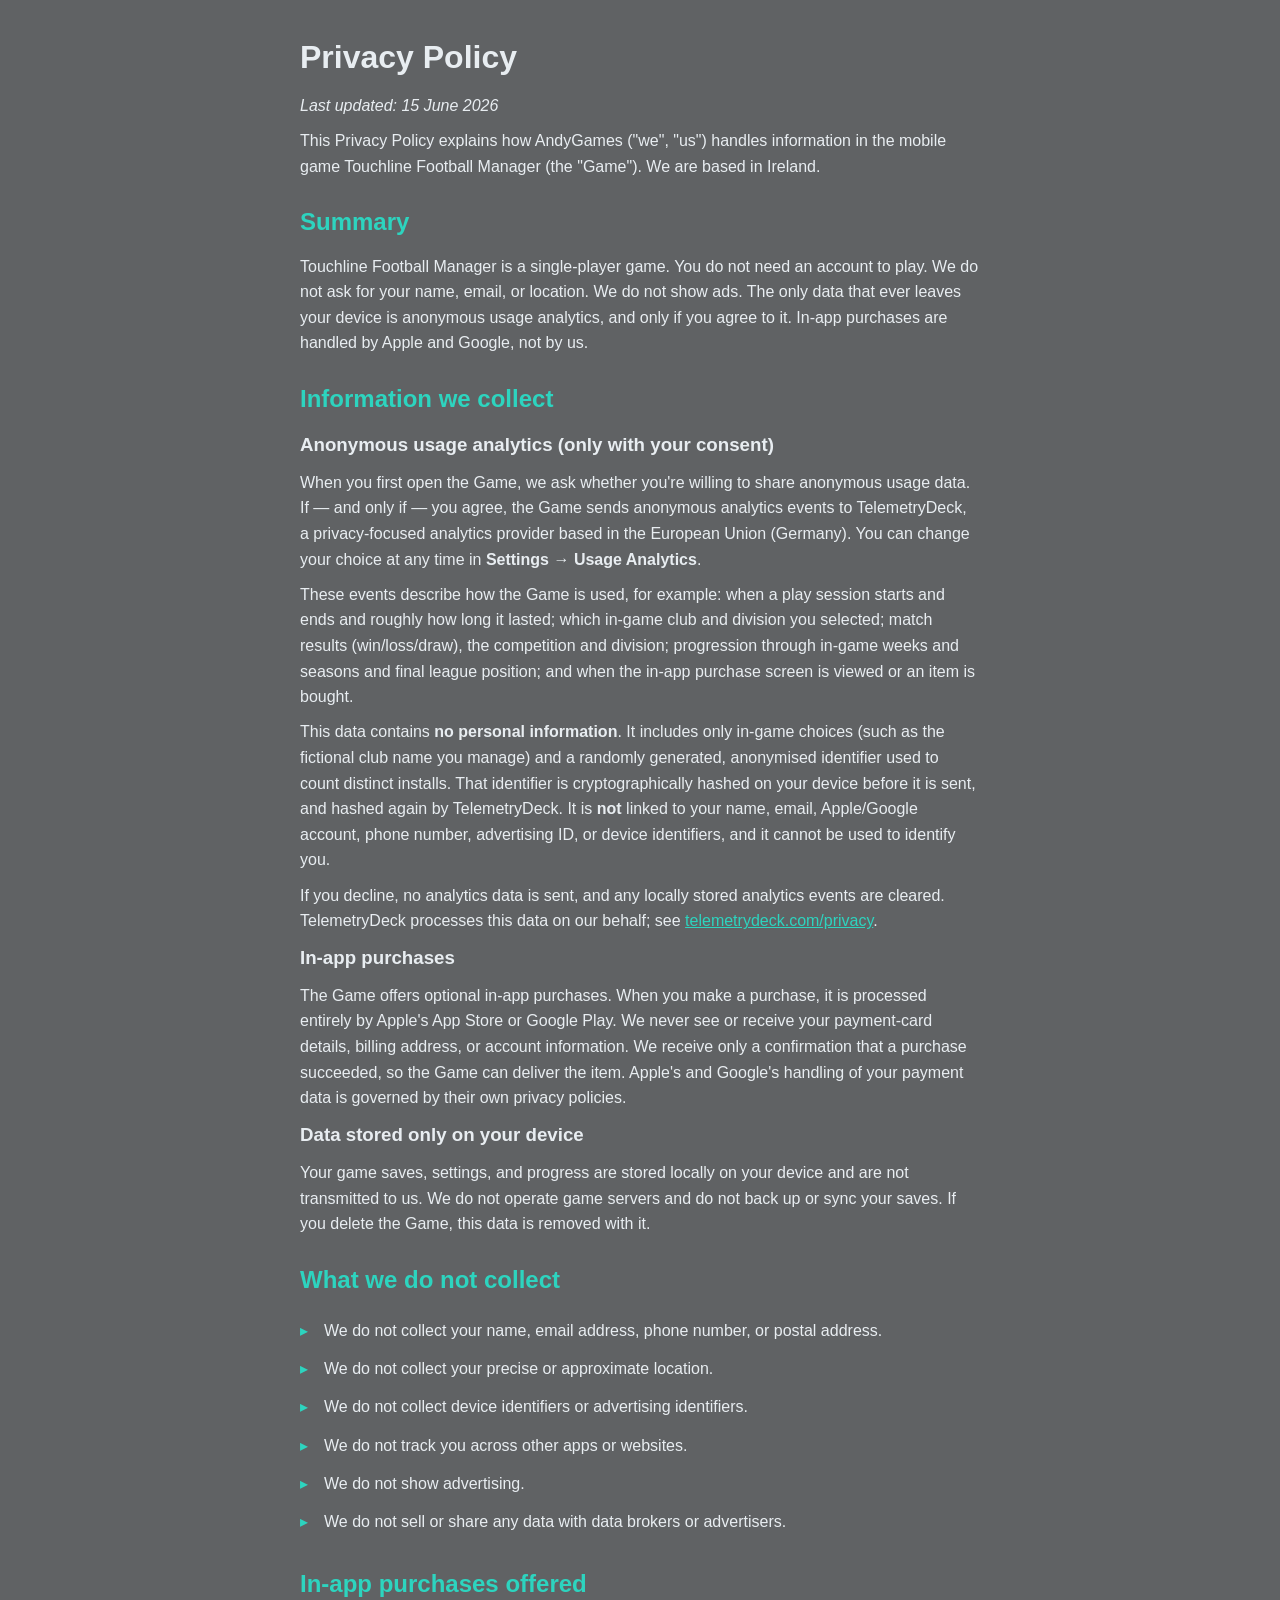
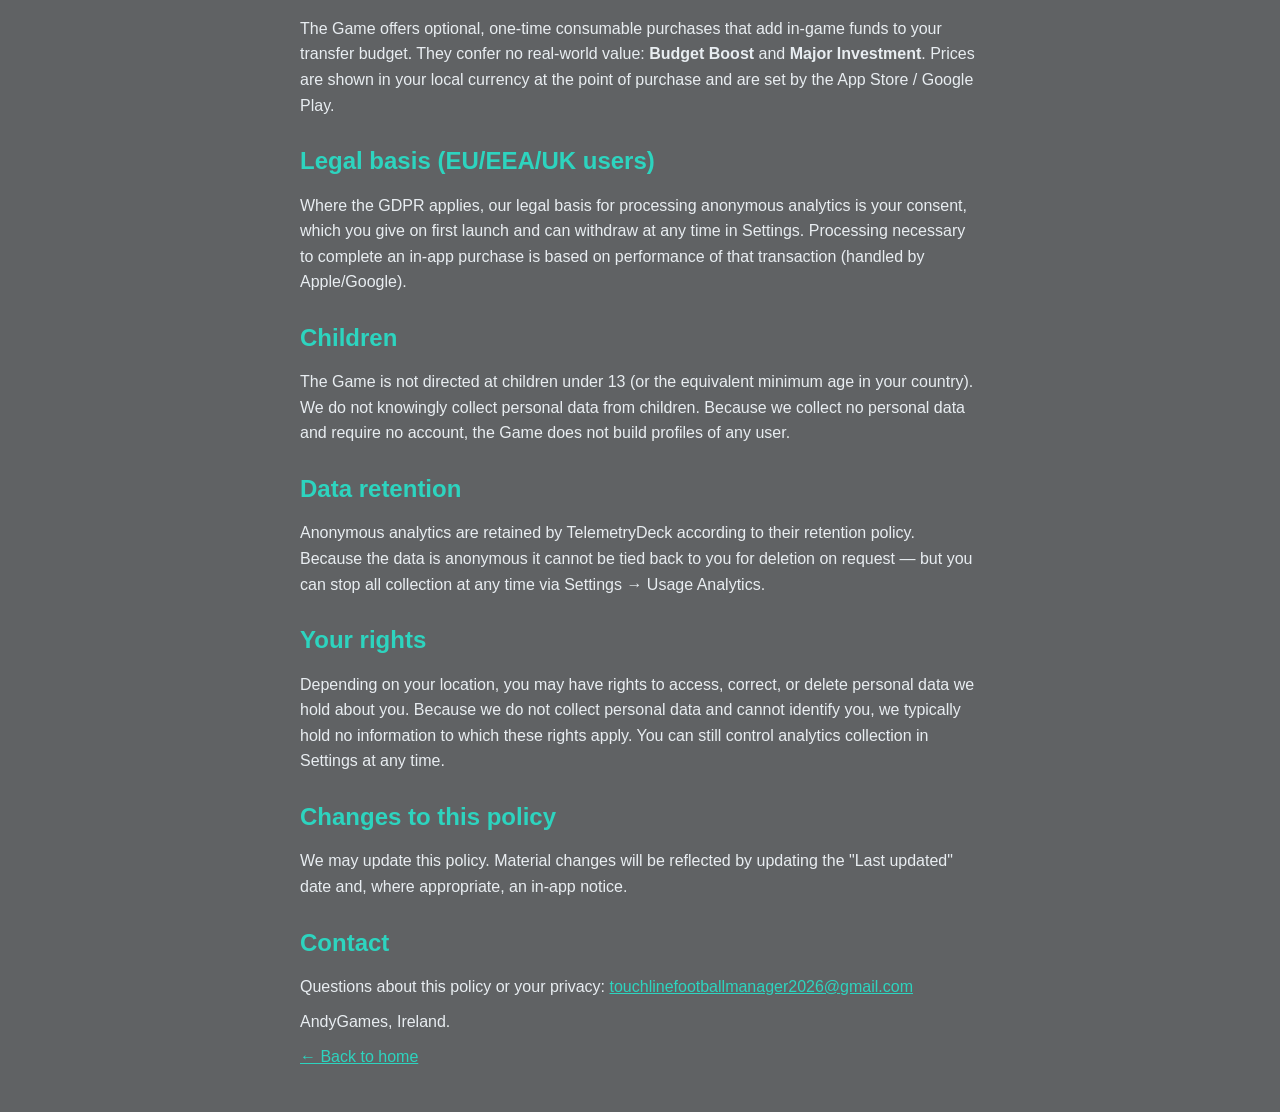
<file: privacy.html>
<!DOCTYPE html>
<html lang="en">
<head>
  <meta charset="UTF-8">
  <meta name="viewport" content="width=device-width, initial-scale=1.0">
  <title>Privacy Policy — Touchline Football Manager</title>
  <link rel="stylesheet" href="style.css">
</head>
<body>
  <main class="doc">
    <h1>Privacy Policy</h1>
    <p><em>Last updated: 15 June 2026</em></p>
    <p>This Privacy Policy explains how AndyGames ("we", "us") handles information in the mobile game Touchline Football Manager (the "Game"). We are based in Ireland.</p>
 
    <h2>Summary</h2>
    <p>Touchline Football Manager is a single-player game. You do not need an account to play. We do not ask for your name, email, or location. We do not show ads. The only data that ever leaves your device is anonymous usage analytics, and only if you agree to it. In-app purchases are handled by Apple and Google, not by us.</p>
 
    <h2>Information we collect</h2>
 
    <h3>Anonymous usage analytics (only with your consent)</h3>
    <p>When you first open the Game, we ask whether you're willing to share anonymous usage data. If — and only if — you agree, the Game sends anonymous analytics events to TelemetryDeck, a privacy-focused analytics provider based in the European Union (Germany). You can change your choice at any time in <strong>Settings → Usage Analytics</strong>.</p>
    <p>These events describe how the Game is used, for example: when a play session starts and ends and roughly how long it lasted; which in-game club and division you selected; match results (win/loss/draw), the competition and division; progression through in-game weeks and seasons and final league position; and when the in-app purchase screen is viewed or an item is bought.</p>
    <p>This data contains <strong>no personal information</strong>. It includes only in-game choices (such as the fictional club name you manage) and a randomly generated, anonymised identifier used to count distinct installs. That identifier is cryptographically hashed on your device before it is sent, and hashed again by TelemetryDeck. It is <strong>not</strong> linked to your name, email, Apple/Google account, phone number, advertising ID, or device identifiers, and it cannot be used to identify you.</p>
    <p>If you decline, no analytics data is sent, and any locally stored analytics events are cleared. TelemetryDeck processes this data on our behalf; see <a href="https://telemetrydeck.com/privacy/">telemetrydeck.com/privacy</a>.</p>
 
    <h3>In-app purchases</h3>
    <p>The Game offers optional in-app purchases. When you make a purchase, it is processed entirely by Apple's App Store or Google Play. We never see or receive your payment-card details, billing address, or account information. We receive only a confirmation that a purchase succeeded, so the Game can deliver the item. Apple's and Google's handling of your payment data is governed by their own privacy policies.</p>
 
    <h3>Data stored only on your device</h3>
    <p>Your game saves, settings, and progress are stored locally on your device and are not transmitted to us. We do not operate game servers and do not back up or sync your saves. If you delete the Game, this data is removed with it.</p>
 
    <h2>What we do not collect</h2>
    <ul>
      <li>We do not collect your name, email address, phone number, or postal address.</li>
      <li>We do not collect your precise or approximate location.</li>
      <li>We do not collect device identifiers or advertising identifiers.</li>
      <li>We do not track you across other apps or websites.</li>
      <li>We do not show advertising.</li>
      <li>We do not sell or share any data with data brokers or advertisers.</li>
    </ul>
 
    <h2>In-app purchases offered</h2>
    <p>The Game offers optional, one-time consumable purchases that add in-game funds to your transfer budget. They confer no real-world value: <strong>Budget Boost</strong> and <strong>Major Investment</strong>. Prices are shown in your local currency at the point of purchase and are set by the App Store / Google Play.</p>
 
    <h2>Legal basis (EU/EEA/UK users)</h2>
    <p>Where the GDPR applies, our legal basis for processing anonymous analytics is your consent, which you give on first launch and can withdraw at any time in Settings. Processing necessary to complete an in-app purchase is based on performance of that transaction (handled by Apple/Google).</p>
 
    <h2>Children</h2>
    <p>The Game is not directed at children under 13 (or the equivalent minimum age in your country). We do not knowingly collect personal data from children. Because we collect no personal data and require no account, the Game does not build profiles of any user.</p>
 
    <h2>Data retention</h2>
    <p>Anonymous analytics are retained by TelemetryDeck according to their retention policy. Because the data is anonymous it cannot be tied back to you for deletion on request — but you can stop all collection at any time via Settings → Usage Analytics.</p>
 
    <h2>Your rights</h2>
    <p>Depending on your location, you may have rights to access, correct, or delete personal data we hold about you. Because we do not collect personal data and cannot identify you, we typically hold no information to which these rights apply. You can still control analytics collection in Settings at any time.</p>
 
    <h2>Changes to this policy</h2>
    <p>We may update this policy. Material changes will be reflected by updating the "Last updated" date and, where appropriate, an in-app notice.</p>
 
    <h2>Contact</h2>
    <p>Questions about this policy or your privacy: <a href="mailto:touchlinefootballmanager2026@gmail.com">touchlinefootballmanager2026@gmail.com</a></p>
    <p>AndyGames, Ireland.</p>

    <p><a href="index.html">← Back to home</a></p>
  </main>
</body>
</html>
</file>
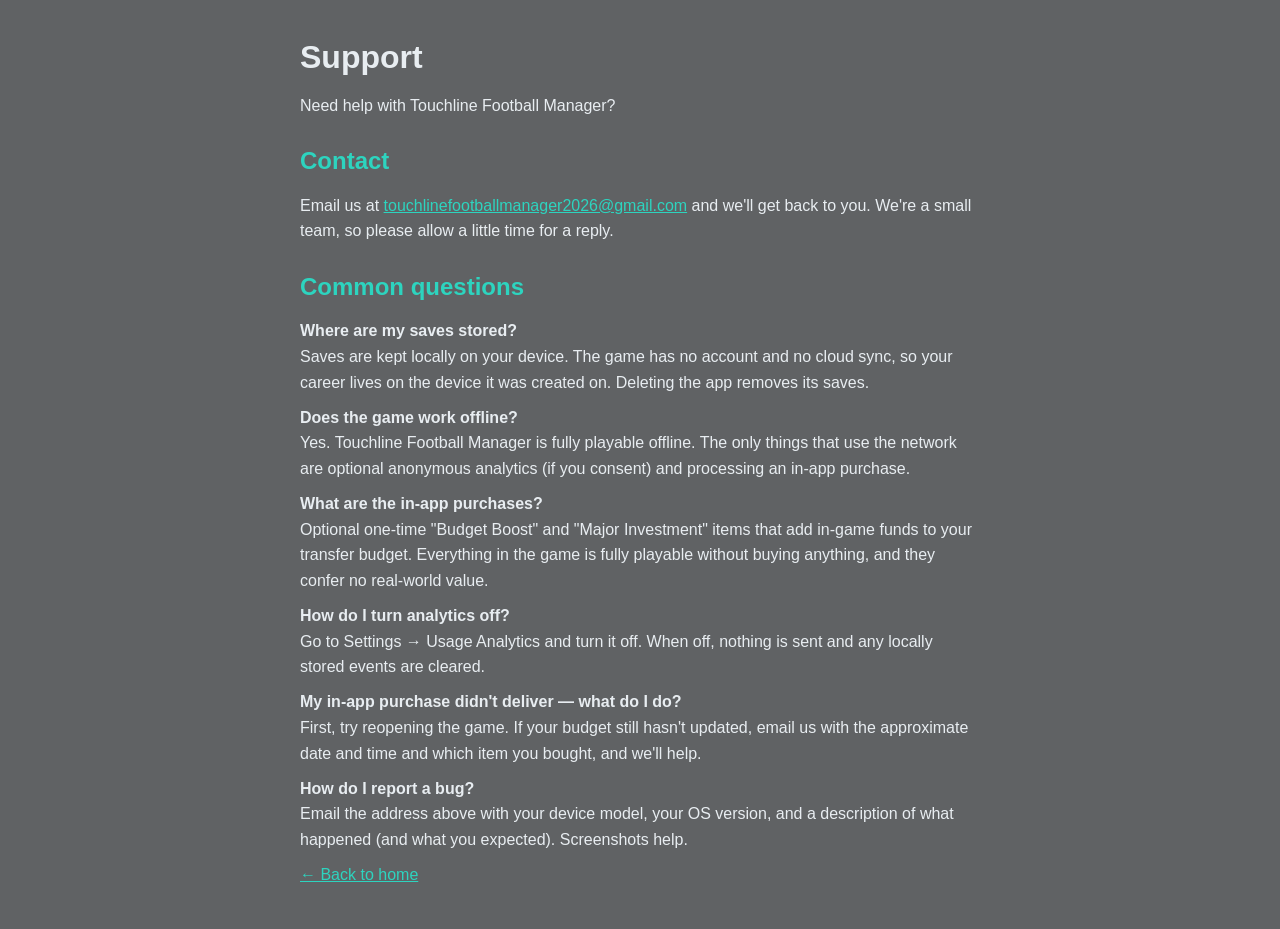
<file: support.html>
<!DOCTYPE html>
<html lang="en">
<head>
  <meta charset="UTF-8">
  <meta name="viewport" content="width=device-width, initial-scale=1.0">
  <title>Support — Touchline Football Manager</title>
  <link rel="stylesheet" href="style.css">
</head>
<body>
  <main class="doc">
    <h1>Support</h1>
    <p>Need help with Touchline Football Manager?</p>

    <h2>Contact</h2>
    <p>Email us at <a href="mailto:touchlinefootballmanager2026@gmail.com">touchlinefootballmanager2026@gmail.com</a> and we'll get back to you. We're a small team, so please allow a little time for a reply.</p>

    <h2>Common questions</h2>
    <p><strong>Where are my saves stored?</strong><br>Saves are kept locally on your device. The game has no account and no cloud sync, so your career lives on the device it was created on. Deleting the app removes its saves.</p>

    <p><strong>Does the game work offline?</strong><br>Yes. Touchline Football Manager is fully playable offline. The only things that use the network are optional anonymous analytics (if you consent) and processing an in-app purchase.</p>

    <p><strong>What are the in-app purchases?</strong><br>Optional one-time "Budget Boost" and "Major Investment" items that add in-game funds to your transfer budget. Everything in the game is fully playable without buying anything, and they confer no real-world value.</p>

    <p><strong>How do I turn analytics off?</strong><br>Go to Settings → Usage Analytics and turn it off. When off, nothing is sent and any locally stored events are cleared.</p>

    <p><strong>My in-app purchase didn't deliver — what do I do?</strong><br>First, try reopening the game. If your budget still hasn't updated, email us with the approximate date and time and which item you bought, and we'll help.</p>

    <p><strong>How do I report a bug?</strong><br>Email the address above with your device model, your OS version, and a description of what happened (and what you expected). Screenshots help.</p>

    <p><a href="index.html">← Back to home</a></p>
  </main>
</body>
</html>
</file>
<file: style.css>
:root {
  --bg: #606264;
  --panel: #283036;
  --teal: #2dd4bf;
  --text: #e8edf1;
  --muted: #9aa6b1;
}
* { box-sizing: border-box; margin: 0; padding: 0; }
body {
  font-family: -apple-system, BlinkMacSystemFont, "Segoe UI", Roboto, sans-serif;
  background: var(--bg);
  color: var(--text);
  line-height: 1.6;
}
header {
  text-align: center;
  padding: 3rem 1rem 2rem;
  background: var(--panel);
}
header h1 { color: var(--teal); font-size: 2rem; }
.tagline { color: var(--muted); margin-top: .5rem; }
main { max-width: 720px; margin: 0 auto; padding: 2rem 1.25rem; }
.banner { width: 260px; max-width: 100%; height: auto; display: block; margin: 0 auto; }
.badges { display: flex; gap: 1rem; justify-content: center; flex-wrap: wrap; }
.badges img { height: 48px; }
section { margin: 2.5rem 0; }
h2 { color: var(--teal); margin-bottom: .75rem; }
ul { list-style: none; }
li { padding: .4rem 0; padding-left: 1.5rem; position: relative; }
li::before { content: "▸"; color: var(--teal); position: absolute; left: 0; }
.doc h2 { margin-top: 1.5rem; }
.doc p { margin: .6rem 0; }
a { color: var(--teal); }
a:hover { color: var(--text); }
footer {
  text-align: center;
  padding: 2rem 1rem;
  color: var(--muted);
  border-top: 1px solid var(--panel);
}
footer nav { margin-bottom: .75rem; }

/* Community / social links */
.social { text-align: center; }
.social-links {
  display: flex;
  gap: .5rem;
  justify-content: center;
  align-items: center;
  flex-wrap: wrap;
  font-size: 1.1rem;
}
.social-links a {
  padding: .35rem .75rem;
  border: 1px solid var(--panel);
  border-radius: 6px;
  text-decoration: none;
  transition: border-color .15s ease, color .15s ease;
}
.social-links a:hover {
  color: var(--text);
  border-color: var(--teal);
}
/* The "·" separators between links — hidden since each link is now a pill */
.social-links { }
.social-note {
  color: var(--muted);
  font-size: .9rem;
  margin-top: .75rem;
}
/* If you switch to icon images later: */
.social-links img { height: 28px; width: 28px; display: block; }
</file>
